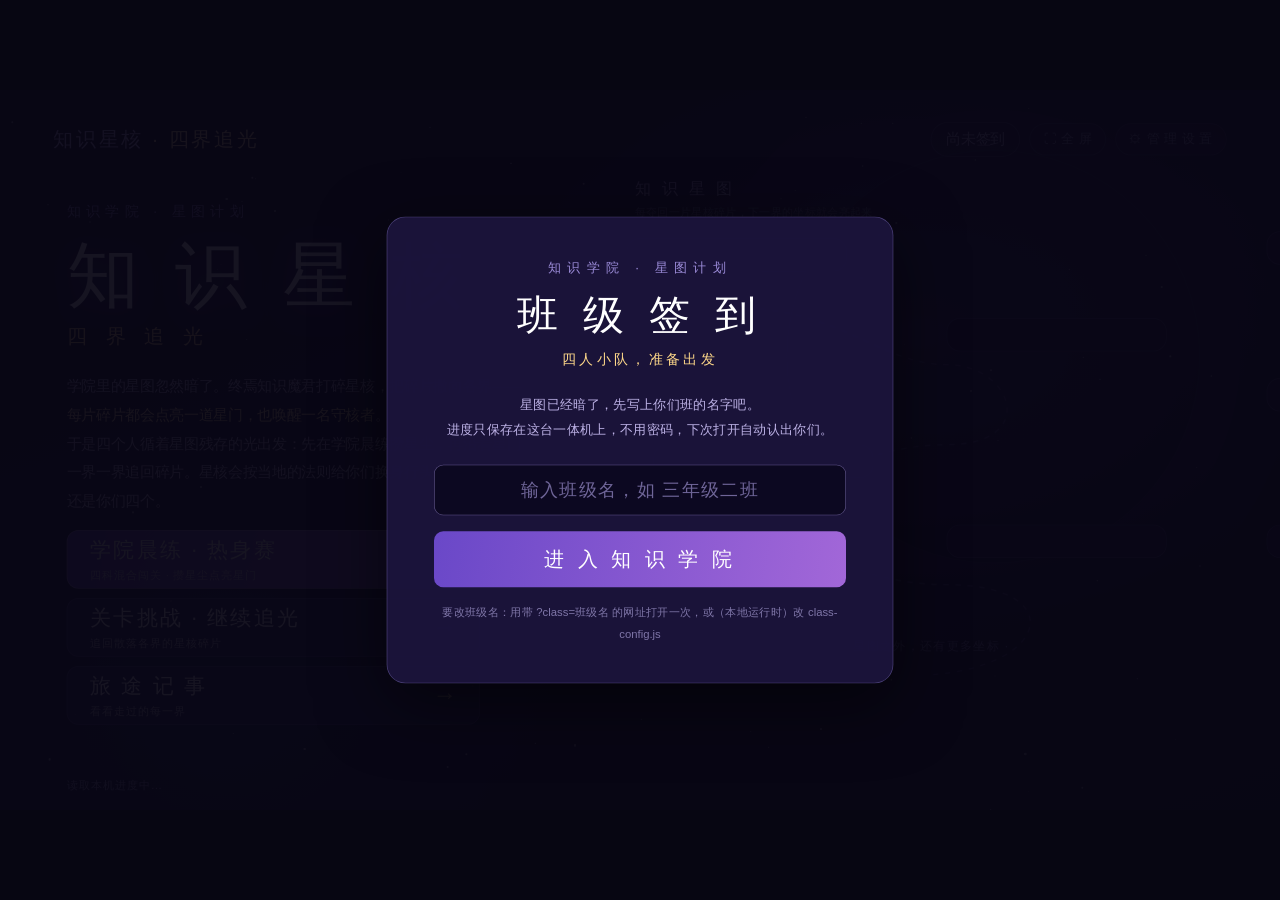
<file: index.html>
<!DOCTYPE html>
<html lang="zh-CN">
<head>
<meta charset="utf-8">
<meta name="viewport" content="width=device-width,initial-scale=1,user-scalable=no">
<meta http-equiv="Cache-Control" content="no-cache, no-store, must-revalidate">
<meta http-equiv="Pragma" content="no-cache">
<meta http-equiv="Expires" content="0">
<script>window.ARENA_BUILD="2026-11-23a";</script>
<title>知识星核 · 四界追光</title>
<style>
* { box-sizing: border-box; -webkit-tap-highlight-color: transparent; }
html, body { margin: 0; padding: 0; width: 100%; height: 100%; overflow: hidden; background: #070612; font-family: "Microsoft YaHei", "PingFang SC", sans-serif;
  touch-action: none; user-select: none; -webkit-touch-callout: none; overscroll-behavior: none; }
#stage { position: absolute; left: 0; top: 0; width: 1920px; height: 1080px; transform-origin: 0 0; overflow: hidden; background: #0d0a20; color: #f3eeff; }
#sky { position: absolute; inset: 0; background:
  radial-gradient(900px 620px at 72% 34%, rgba(96,72,190,.34), transparent 70%),
  radial-gradient(700px 560px at 18% 86%, rgba(30,105,150,.22), transparent 72%),
  linear-gradient(160deg, #0d0a20 0%, #140e30 48%, #080a1c 100%); }
.star { position: absolute; border-radius: 50%; background: #fff; opacity: .55; animation: tw 3.4s ease-in-out infinite; }
@keyframes tw { 0%,100% { opacity: .2; } 50% { opacity: .9; } }
.glowRing { position: absolute; left: 1180px; top: 90px; width: 620px; height: 620px; border-radius: 50%;
  border: 1px solid rgba(174,150,255,.16); box-shadow: 0 0 0 60px rgba(120,90,220,.035), 0 0 0 140px rgba(120,90,220,.025); }
.topbar { position: absolute; left: 80px; top: 48px; right: 80px; display: flex; align-items: center; justify-content: space-between; }
.logo { font-size: 30px; letter-spacing: 4px; color: #cfc2ff; font-weight: 500; }
.logo b { color: #ffe6a6; font-weight: 500; }
.classTag { font-size: 22px; color: #bdb2e6; border: 1px solid rgba(190,170,255,.28); padding: 10px 22px; border-radius: 30px; background: rgba(40,30,80,.4); }
.topRight { display: flex; align-items: center; gap: 14px; }
.adminBtn { font-family: inherit; font-size: 19px; color: #9b8ec9; cursor: pointer;
  background: rgba(40,30,80,.4); border: 1px solid rgba(190,170,255,.22);
  border-radius: 30px; padding: 10px 20px; letter-spacing: 1px; }
.adminBtn:hover { color: #ffe6a6; border-color: rgba(255,230,166,.5); }
.adminBtn:active { transform: translateY(2px); }
/* 管理设置：全屏内嵌层，地址栏仍是首页，背后不露出关卡挑战页内容 */
#adminFrame { position: fixed; inset: 0; width: 100%; height: 100%;
  border: 0; z-index: 9999; background: #0d0a20; }

.hero { position: absolute; left: 100px; top: 168px; width: 760px; }
.eyebrow { font-size: 21px; letter-spacing: 8px; color: #9b8bd8; margin-bottom: 22px; }
h1 { margin: 0; font-size: 108px; letter-spacing: 12px; line-height: 1.12; font-weight: 500;
  color: #fff; text-shadow: 0 6px 42px rgba(150,110,255,.55); }
.tagline { margin: 10px 0 34px; font-size: 30px; letter-spacing: 10px; color: #ffd98a; }
.prologue { width: 700px; font-size: 22px; line-height: 1.95; color: #c9bfe8; margin: 0 0 22px; }
.prologue b { color: #ffe6a6; font-weight: 500; }

.menu { width: 620px; }
.mbtn { display: flex; align-items: center; width: 100%; height: 88px; margin-bottom: 14px; padding: 0 34px;
  border-radius: 18px; border: 1px solid rgba(180,160,255,.3); background: rgba(48,36,96,.72);
  color: #fff; text-align: left; cursor: pointer; font-family: inherit; transition: transform .12s, background .12s; }
.mbtn:active { transform: scale(.985); }
.mbtn:hover { background: rgba(70,52,140,.9); }
.mbtn.primary { background: linear-gradient(100deg, #6a48c8, #9a5fd0); border-color: rgba(230,200,255,.55); }
.mbtn .mt { font-size: 32px; letter-spacing: 3px; }
.mbtn .ms { display: block; font-size: 17px; color: rgba(255,255,255,.72); letter-spacing: 1px; margin-top: 4px; }
.mbtn .arrow { margin-left: auto; font-size: 36px; color: #ffe6a6; }

.status { position: absolute; left: 100px; bottom: 26px; width: 860px; font-size: 17px; color: #9f94c8; letter-spacing: 1px; }
.status b { color: #ffe6a6; font-weight: 500; }

.map { position: absolute; left: 940px; top: 132px; width: 880px; height: 800px; }
.mapHead { font-size: 24px; letter-spacing: 5px; color: #bfb0f0; margin: 0 0 8px 12px; }
.mapSub { font-size: 17px; color: #7f76a8; margin: 0 0 24px 12px; }
#mapSvg { position: absolute; left: 0; top: 90px; width: 880px; height: 660px; }
.node { position: absolute; width: 330px; padding: 24px 26px; border-radius: 20px;
  border: 1px solid rgba(180,160,255,.32); background: rgba(30,22,66,.86); cursor: default; }
.node.lit { border-color: #ffd98a; background: rgba(66,46,112,.92); box-shadow: 0 0 34px rgba(255,205,120,.16); }
.node.wip { border-style: dashed; opacity: .62; }
.node .nno { font-size: 16px; color: #9a8bc8; letter-spacing: 3px; }
.node .nname { font-size: 30px; color: #fff; margin: 8px 0 6px; letter-spacing: 2px; }
.node.lit .nname { color: #ffe6a6; }
.node .nsub { font-size: 17px; color: #a99cd0; }
.node .nstate { display: inline-block; margin-top: 14px; font-size: 16px; padding: 5px 14px; border-radius: 20px;
  background: rgba(255,255,255,.07); color: #bdb2e6; }
.node.lit .nstate { background: rgba(255,215,130,.16); color: #ffd98a; }
.n1 { left: 0; top: 90px; } .n2 { left: 480px; top: 210px; }
.n3 { left: 40px; top: 400px; } .n4 { left: 480px; top: 520px; }
.n5 { left: 960px; top: 300px; }   /* 第五关：星核暗影，星图向右延伸 */
/* 英雄篇节点：网格排布，17 界分四行 */
.n6 { left:960px; top:80px; } .n7 { left:960px; top:520px; }
.n8 { left:1440px; top:80px; } .n9 { left:1440px; top:300px; } .n10 { left:1440px; top:520px; }
.n11 { left:1920px; top:80px; } .n12 { left:1920px; top:300px; } .n13 { left:1920px; top:520px; }
.n14 { left:2400px; top:80px; } .n15 { left:2400px; top:300px; } .n16 { left:2400px; top:520px; }
.n17 { left:2880px; top:300px; }
#nodes { width: 3400px; }
.more { position: absolute; left: 300px; top: 690px; width: 300px; text-align: center;
  font-size: 18px; color: #7f76a8; letter-spacing: 2px; }

#login { position: absolute; inset: 0; background: rgba(8,6,20,.94); display: flex; align-items: center; justify-content: center; z-index: 20; }
.loginCard { width: 760px; padding: 62px 70px 56px; border-radius: 28px; text-align: center;
  border: 1px solid rgba(180,160,255,.34); background: rgba(28,20,60,.96); box-shadow: 0 30px 100px rgba(0,0,0,.5); }
.loginCard .lg1 { font-size: 20px; letter-spacing: 9px; color: #9b8bd8; }
.loginCard h2 { font-size: 62px; letter-spacing: 10px; font-weight: 500; margin: 16px 0 10px; color: #fff; }
.loginCard .lg2 { font-size: 21px; color: #ffd98a; letter-spacing: 5px; margin-bottom: 34px; }
.loginCard p { font-size: 20px; line-height: 1.9; color: #bdb2e6; margin: 0 0 34px; }
#className { width: 100%; height: 76px; border-radius: 14px; border: 1px solid rgba(190,170,255,.45);
  background: rgba(12,8,32,.9); color: #fff; font-size: 27px; text-align: center; letter-spacing: 2px;
  font-family: inherit; outline: none; }
#className::placeholder { color: #6f6598; }
#btnEnter { width: 100%; height: 84px; margin-top: 24px; border: none; border-radius: 14px; cursor: pointer;
  background: linear-gradient(100deg, #6a48c8, #a267d8); color: #fff; font-size: 30px; letter-spacing: 6px; font-family: inherit; }
#btnEnter:active { transform: scale(.99); }
.loginTip { margin-top: 22px !important; margin-bottom: 0 !important; font-size: 17px !important; color: #7f76a8 !important; }
#toast { position: absolute; left: 50%; top: 60px; transform: translateX(-50%); padding: 16px 34px;
  border-radius: 14px; background: rgba(30,20,70,.95); border: 1px solid rgba(190,170,255,.4);
  color: #ffe6a6; font-size: 22px; opacity: 0; transition: opacity .25s; pointer-events: none; z-index: 30; }

#story { position: absolute; inset: 0; background: rgba(8,6,20,.92); display: none; align-items: center; justify-content: center; z-index: 25; }
.storyCard { width: 1180px; max-height: 960px; display: flex; flex-direction: column;
  padding: 40px 60px; border-radius: 26px; border: 1px solid rgba(180,160,255,.34); background: rgba(26,18,56,.97); }
#storyActs { flex: 1 1 auto; overflow-y: auto; -webkit-overflow-scrolling: touch;
  scrollbar-width: thin; scrollbar-color: rgba(180,160,255,.5) transparent; }
#storyActs::-webkit-scrollbar { width: 12px; }
#storyActs::-webkit-scrollbar-thumb { background: rgba(180,160,255,.5); border-radius: 6px; }
#story .storyCard h2 { flex: 0 0 auto; }
#btnStoryClose { flex: 0 0 auto; }
.storyCard h2 { font-size: 40px; letter-spacing: 6px; font-weight: 500; margin: 0 0 18px; color: #ffe6a6; }
.storyCard .act { display: flex; gap: 26px; padding: 13px 0; border-bottom: 1px solid rgba(180,160,255,.14); }
.storyCard .act .no { flex: 0 0 64px; font-size: 30px; color: #9b8bd8; }
.storyCard .act .tt { font-size: 23px; color: #fff; margin-bottom: 6px; }
.storyCard .act .dd { font-size: 19px; color: #bdb2e6; line-height: 1.7; }
#btnStoryClose { margin-top: 18px; width: 100%; height: 70px; border: none; border-radius: 14px; cursor: pointer;
  background: rgba(90,66,160,.85); color: #fff; font-size: 25px; letter-spacing: 4px; font-family: inherit; }
</style>
</head>
<body>
<div id="stage">
  <div id="sky"></div>
  <div class="glowRing"></div>

  <div class="topbar">
    <div class="logo">知识星核 <b>· 四界追光</b></div>
    <div class="topRight">
      <div class="classTag" id="classTag">尚未签到</div>
      <button id="btnFsHome" class="adminBtn" title="全屏 / 退出全屏">⛶ 全 屏</button>
      <button id="btnAdmin" class="adminBtn" title="老师专用 · 需管理密码">⚙ 管 理 设 置</button>
    </div>
  </div>

  <div class="hero">
    <div class="eyebrow">知识学院 · 星图计划</div>
    <h1>知 识 星 核</h1>
    <div class="tagline">四 界 追 光</div>
    <p class="prologue">学院里的星图忽然暗了。终焉知识魔君打碎星核，把碎片撒向各界——<b>每片碎片都会点亮一道星门，也唤醒一名守核者</b>。<br>
      于是四个人循着星图残存的光出发：先在学院晨练攒星尘，再沿着星门一界一界追回碎片。星核会按当地的法则给你们换身行头……别担心，还是你们四个。</p>
    <div class="menu">
      <button class="mbtn primary" id="btnWarmup"><div><span class="mt">学院晨练 · 热身赛</span><span class="ms">四科混合闯关 · 攒星尘点亮星门</span></div><span class="arrow">→</span></button>
      <button class="mbtn" id="btnBoss"><div><span class="mt">关卡挑战 · 继续追光</span><span class="ms" id="bossSub">追回散落各界的星核碎片</span></div><span class="arrow">→</span></button>
      <button class="mbtn" id="btnStory"><div><span class="mt">旅 途 记 事</span><span class="ms">看看走过的每一界</span></div><span class="arrow">→</span></button>
    </div>
  </div>

  <div class="status" id="status">读取本机进度中…</div>

  <div class="map">
    <div class="mapHead">知 识 星 图</div>
    <div class="mapSub">每夺回一片星核碎片，下一界的坐标就会亮起来</div>
    <svg id="mapSvg" viewBox="0 0 880 660" aria-hidden="true">
      <path d="M165 105 C 320 105, 380 190, 480 190 S 620 310, 480 310 S 220 400, 205 400 S 300 520, 480 520 S 640 640, 460 655"
        fill="none" stroke="rgba(180,160,255,.3)" stroke-width="2" stroke-dasharray="8 10"/>
    </svg>
    <div class="node n1" id="nd1"></div>
    <div class="node n2" id="nd2"></div>
    <div class="node n3" id="nd3"></div>
    <div class="node n4" id="nd4"></div>
    <div class="node n5" id="nd5"></div>
    <script>
    for (var _i = 6; _i <= 17; _i++) {
      document.write('<div class="node n' + _i + '" id="nd' + _i + '"></div>');
    }
    </script>
    <div class="more">· 星图之外，还有更多坐标 ·</div>
  </div>

  <div id="login">
    <div class="loginCard">
      <div class="lg1">知识学院 · 星图计划</div>
      <h2>班 级 签 到</h2>
      <div class="lg2">四人小队，准备出发</div>
      <p>星图已经暗了，先写上你们班的名字吧。<br>进度只保存在这台一体机上，不用密码，下次打开自动认出你们。</p>
      <input id="className" maxlength="12" placeholder="输入班级名，如 三年级二班" autocomplete="off">
      <button id="btnEnter">进 入 知 识 学 院</button>
      <p class="loginTip">要改班级名：用带 ?class=班级名 的网址打开一次，或（本地运行时）改 class-config.js</p>
    </div>
  </div>

  <div id="story">
    <div class="storyCard">
      <h2>旅 途 记 事</h2>
      <div id="storyActs"></div>
      <button id="btnStoryClose">返 回 星 图</button>
    </div>
  </div>

  <div id="toast"></div>
</div>

<script src="class-config.js"></script>
<script src="js/fullscreen.js"></script>
<script>
/* 一体机触屏：禁掉长按菜单 / 拖拽 / 文本选择，避免误触弹出系统菜单 */
document.addEventListener('contextmenu', function (e) { e.preventDefault(); e.stopPropagation(); return false; }, false);
document.addEventListener('dragstart', function (e) { e.preventDefault(); return false; }, false);
document.addEventListener('selectstart', function (e) { e.preventDefault(); return false; }, false);

(function () {
  var W = 1920, H = 1080;
  var stage = document.getElementById('stage');
  function fit() {
    var s = Math.min(window.innerWidth / W, window.innerHeight / H);
    stage.style.transform = 'scale(' + s + ')';
    stage.style.left = Math.max(0, (window.innerWidth - W * s) / 2) + 'px';
    stage.style.top = Math.max(0, (window.innerHeight - H * s) / 2) + 'px';
  }
  function refit() { fit(); setTimeout(fit, 120); setTimeout(fit, 320); }
  window.addEventListener('resize', refit);
  window.addEventListener('orientationchange', refit);
  window.addEventListener('fullscreenchange', refit);
  window.addEventListener('webkitfullscreenchange', refit);
  document.addEventListener('visibilitychange', function () { if (!document.hidden) refit(); });
  if (window.visualViewport && window.visualViewport.addEventListener) window.visualViewport.addEventListener('resize', refit);
  fit();

  /* 星空点缀 */
  var sky = document.getElementById('sky'), frag = document.createDocumentFragment();
  for (var i = 0; i < 110; i++) {
    var d = document.createElement('div'); d.className = 'star';
    var sz = 1 + Math.random() * 2.4;
    d.style.width = sz + 'px'; d.style.height = sz + 'px';
    d.style.left = (Math.random() * 1920) + 'px'; d.style.top = (Math.random() * 1080) + 'px';
    d.style.animationDelay = (Math.random() * 3.4) + 's';
    frag.appendChild(d);
  }
  sky.appendChild(frag);

  var CLASS_KEY = 'classarena_class_v1';
  var PROG_KEY = 'bossbattle_progress_v1';
  var CFG_KEY = 'bossbattle_cfg_v1';
  var ENERGY_KEY = 'arena_energy_v1';

  /* 英雄篇各界说明（与 boss-battle.html 的 HERO_BOSSES 对应） */
  var HERO_WORLDS = [
    { id:6, name:'影之控制', subj:'安全知识 · 黑寡妇', done:true, intro:'碎片放大了她的控制欲 —— 她想把所有事都攥在手里。' },
    { id:7, name:'完美瞄准', subj:'数学口算 · 鹰眼', done:true, intro:'他觉得不够准的人，不配持有星核。' },
    { id:8, name:'独自承担', subj:'安全知识 · 蜘蛛侠', done:true, intro:'他推开所有人，说「我来就好」。' },
    { id:9, name:'遥控飞箭', subj:'英语单词 · 勇度', done:true, intro:'口哨声变得尖锐，飞箭不再听使唤。' },
    { id:10, name:'排外守护', subj:'语文知识 · 黑豹', done:true, intro:'星核被当成了瓦坎达的私产。' },
    { id:11, name:'秩序纪律', subj:'安全知识 · 美国队长', done:true, intro:'他要用盾牌把所有人「管好」。' },
    { id:12, name:'科技自负', subj:'数学口算 · 钢铁侠', done:true, intro:'他觉得靠你们的脑子太慢了。' },
    { id:13, name:'荣耀傲慢', subj:'语文知识 · 雷神', done:true, intro:'只有强者才配持有星核 —— 他这样认为。' },
    { id:14, name:'愤怒', subj:'安全知识 · 浩克', done:true, intro:'越打越气，越气越猛，拦都拦不住。' },
    { id:15, name:'悲伤失控', subj:'英语单词 · 绯红女巫', done:true, intro:'她说看不清就不会痛。' },
    { id:16, name:'宿命论', subj:'数学口算 · 奇异博士', done:true, intro:'他看见了自己的结局，把努力都倒转回去。' },
    { id:17, name:'无限宝石', subj:'语文知识 · 灭霸', done:true, intro:'最后一颗碎片落在他手里 —— 终极一战。' }
  ];

  /* 与关卡表对应的各界（开放式：星图之外还能继续加） */
  var WORLDS = [
    { id: 1, name: '数学森林', subj: '安全知识 · 魔法师小队', done: true,
      intro: '森林的咒语全失灵了 —— 答对安全知识题，把魔君的影子打回去！' },
    { id: 2, name: '安全草坪', subj: '数学口算 · 植物小队', done: true,
      intro: '星核把四个人变成了植物。连喷豌豆，拆掉博士的机甲！' },
    { id: 3, name: '海底碑林', subj: '语文知识 · 深海潜水小队', done: true,
      intro: '珊瑚碑林的字词被章鱼怪搅乱了 —— 穿上潜水服，破译鲸歌密码！' },
    { id: 4, name: '流沙遗迹', subj: '英语单词 · 沙漠远征', done: true,
      intro: '沙海深处的遗迹里，巨蝎王守着又一片星核碎片。' },
    { id: 5, name: '星核暗影', subj: '安全知识 · 同学设计的树', done: true,
      intro: '一片影之碎片钻进树里，它疯长成密林 —— 用学过的知识把树叫醒。' }
  ];
  /* 英雄篇 12 界：影之碎片继续附身正派英雄，按强度递增 */
  HERO_WORLDS.forEach(function (w) { WORLDS.push(w); });

  function readJSON(k, d) {
    try { var s = localStorage.getItem(k); if (!s) return d; var o = JSON.parse(s); return o && typeof o === 'object' ? o : d; }
    catch (e) { return d; }
  }
  function loadProg() {
    var d = { unlocked: 1, wins: 0 }, o = readJSON(PROG_KEY, {});
    if (typeof o.unlocked === 'number' && o.unlocked >= 1) d.unlocked = Math.floor(o.unlocked);
    if (typeof o.wins === 'number' && o.wins >= 0) d.wins = Math.floor(o.wins);
    return d;
  }
  function getClassName() { try { return localStorage.getItem(CLASS_KEY) || ''; } catch (e) { return ''; } }
  function setClassName(n) { try { localStorage.setItem(CLASS_KEY, n); } catch (e) { } }

  function toast(msg) {
    var t = document.getElementById('toast');
    t.textContent = msg; t.style.opacity = '1';
    clearTimeout(t._tm); t._tm = setTimeout(function () { t.style.opacity = '0'; }, 2600);
  }

  /* 老师在关卡挑战设置页关掉的关卡：首页显示「敬请期待」 */
  function closedStages() {
    var o = readJSON(CFG_KEY, {});
    var a = o.offStages;
    return Object.prototype.toString.call(a) === '[object Array]' ? a : [];
  }

  function renderWorlds(p) {
    var off = closedStages();
    WORLDS.forEach(function (w) {
      var el = document.getElementById('nd' + w.id);
      var isOff = w.done && off.indexOf(w.id) >= 0;
      var hidden = !w.done || isOff;      /* 没做好 / 老师关掉：一律当作「尚未开放」 */
      var lit = w.done && !isOff && w.id <= p.unlocked;
      el.className = 'node n' + w.id + (lit ? ' lit' : (hidden ? ' wip' : ''));
      var state = hidden ? '坐标解析中 · 敬请期待' : (lit ? '已点亮 · 可进入' : '尚未解锁');
      el.innerHTML = '<div class="nno">第 ' + w.id + ' 界 · ' + (hidden ? '待开放' : '主线') + '</div>' +
        '<div class="nname">' + w.name + '</div>' +
        '<div class="nsub">' + (hidden ? '坐标解析中' : w.subj) + '</div>' +
        '<div class="nstate">' + state + '</div>';
    });
  }

  function renderStatus(p) {
    var en = readJSON(ENERGY_KEY, { pool: 0, need: 30, on: 1 });
    var grow = Math.min(20, p.wins * 2);
    var lit = 0, off = closedStages();
    WORLDS.forEach(function (w) { if (w.done && off.indexOf(w.id) < 0 && w.id <= p.unlocked) lit++; });
    document.getElementById('status').innerHTML =
      '本机存档 · 已点亮 <b>' + lit + '</b> 界　|　通关 <b>' + p.wins + '</b> 次　|　' +
      '小队成长 <b>+' + grow + '%</b>　|　星尘 <b>' + (en.pool || 0) + '</b> 点　|　进度只存在这台一体机';
    document.getElementById('bossSub').textContent = '已解锁 ' + p.unlocked + ' 界 · 追回散落各界的星核碎片';
  }

  function renderStory() {
    var p = loadProg(), off = closedStages(), h = '';
    WORLDS.forEach(function (w) {
      var isOff = w.done && off.indexOf(w.id) >= 0;
      var hidden = !w.done || isOff;
      var lit = w.done && !isOff && w.id <= p.unlocked;
      h += '<div class="act"><div class="no">0' + w.id + '</div><div>' +
        '<div class="tt">' + w.name + ' · ' + (hidden ? '坐标解析中' : (lit ? '已夺回星核碎片' : '尚未抵达')) + '</div>' +
        '<div class="dd">' + (hidden ? '星图坐标还在解析中，敬请期待。' : w.intro) + '</div></div></div>';
    });
    h += '<div class="act"><div class="no">∞</div><div><div class="tt">星图之外</div>' +
      '<div class="dd">星图每亮一块，就会指出下一界的坐标。新的坐标还在不断浮现——旅程还长着呢，星图之外也还有星图。</div></div></div>';
    document.getElementById('storyActs').innerHTML = h;
  }

  function showMain(name, isBack) {
    document.getElementById('login').style.display = 'none';
    document.getElementById('classTag').textContent = name;
    var p = loadProg();
    renderWorlds(p); renderStatus(p); renderStory();
    if (isBack) toast('欢迎回来，' + name + '！');
  }
  function openLogin() {
    document.getElementById('className').value = getClassName();
    document.getElementById('login').style.display = 'flex';
    setTimeout(function () { document.getElementById('className').focus(); }, 60);
  }
  function doEnter() {
    var v = (document.getElementById('className').value || '').replace(/^\s+|\s+$/g, '');
    if (!v) { toast('先写上班级名，再出发吧'); return; }
    setClassName(v); showMain(v, false);
    toast('签到成功，' + v + '！星图已为你点亮');
  }

  document.getElementById('btnEnter').addEventListener('click', doEnter);
  document.getElementById('className').addEventListener('keydown', function (e) { if (e.key === 'Enter') doEnter(); });
  document.getElementById('btnWarmup').addEventListener('click', function () {
    if (window.FS) FS.keepOnNav();
    location.href = 'warmup.html';
  });
  document.getElementById('btnBoss').addEventListener('click', function () {
    if (window.FS) FS.keepOnNav();
    location.href = 'boss-battle.html';
  });
  /* 首页全屏按钮：同一个按钮切换进入 / 退出，文案随状态变化 */
  if (window.FS && FS.bindButton) FS.bindButton('btnFsHome', '⛶ 退 出 全 屏', '⛶ 全 屏');

  /* 老师专用：在首页内打开全屏管理帧（密码 + 设置），不切换页面 */
  document.getElementById('btnAdmin').addEventListener('click', function () {
    if (document.getElementById('adminFrame')) return;
    var f = document.createElement('iframe');
    f.id = 'adminFrame'; f.src = 'boss-battle.html?admin=1';
    f.setAttribute('frameborder', '0'); f.setAttribute('allowtransparency', 'false');
    document.body.appendChild(f);
  });
  /* 管理帧关掉后移除，并立刻刷新星图 / 状态栏 / 旅途记事 */
  window.addEventListener('message', function (e) {
    if (!e.data || e.data.type !== 'adminClose') return;
    var f = document.getElementById('adminFrame');
    if (f) f.remove();
    var p = loadProg(); renderWorlds(p); renderStatus(p); renderStory();
  });
  document.getElementById('btnStory').addEventListener('click', function () { document.getElementById('story').style.display = 'flex'; });
  document.getElementById('btnStoryClose').addEventListener('click', function () { document.getElementById('story').style.display = 'none'; });

  /* 班级名优先级：网址 ?class=班级名 > class-config.js > 本机已存 > 首次签到
     - GitHub Pages：每台一体机把带 ?class= 的网址设为主页/书签，一次设置长期有效
     - 本地 file:// 运行：用记事本改 class-config.js 即可（每台机器各自一份） */
  function urlClassName() {
    var m = location.search.match(/(?:^|[?&])class=([^&]*)/);
    if (!m) return '';
    try { return decodeURIComponent(m[1].replace(/\+/g, ' ')).replace(/^\s+|\s+$/g, '').slice(0, 12); }
    catch (e) { return ''; }
  }
  var fromUrl = urlClassName();
  var fromFile = (window.CLASS_CONFIG && window.CLASS_CONFIG.className)
    ? String(window.CLASS_CONFIG.className).replace(/^\s+|\s+$/g, '').slice(0, 12) : '';
  var initialName = fromUrl || fromFile || getClassName();
  if (initialName) {
    if (initialName !== getClassName()) setClassName(initialName);
    showMain(initialName, !fromUrl && !fromFile);
    if (fromUrl || fromFile) toast('班级已设为 ' + initialName);
  } else openLogin();
})();
</script>
</body>
</html>
</file>
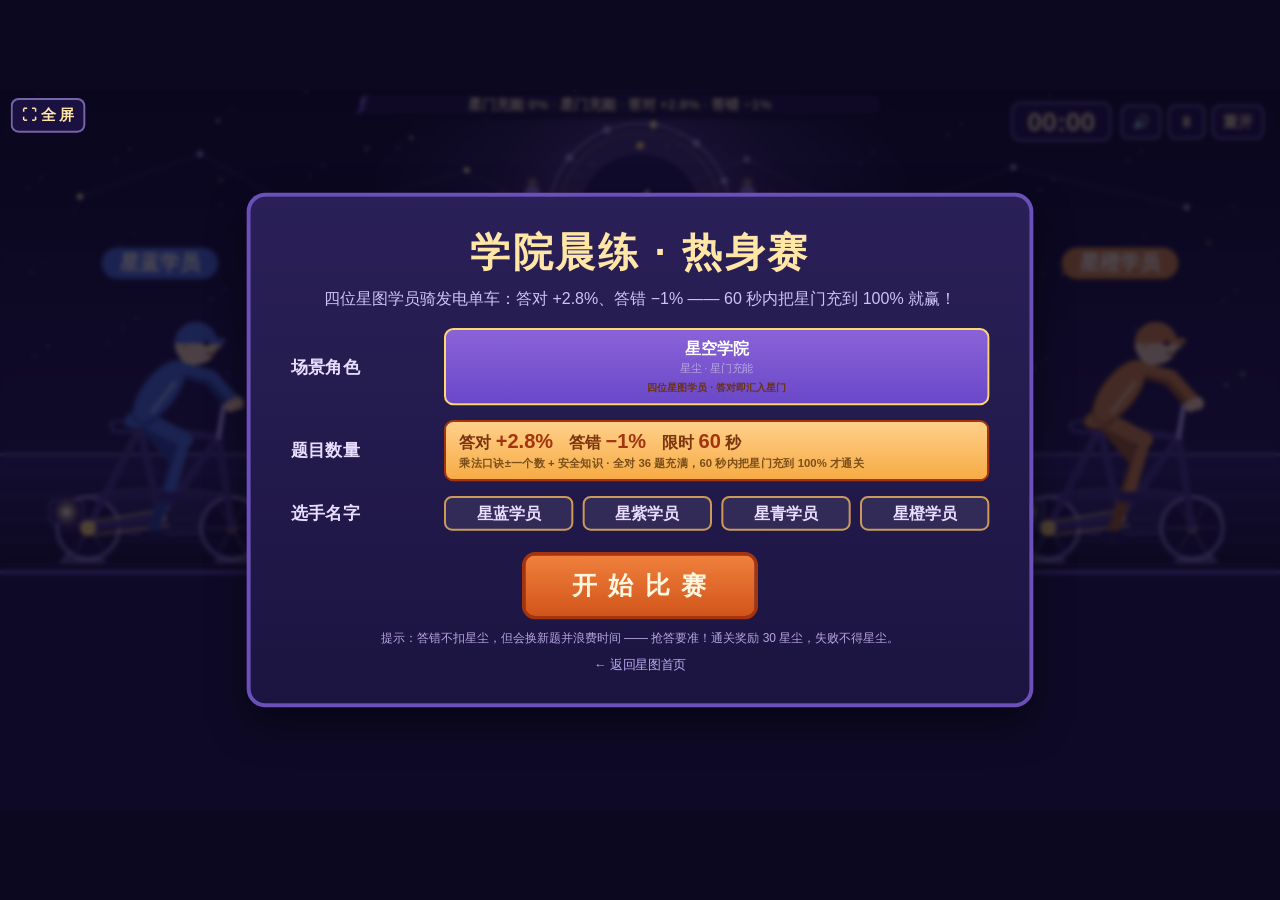
<file: warmup.html>
<!DOCTYPE html>
<html lang="zh-CN">
<head>
<meta charset="utf-8">
<meta name="viewport" content="width=device-width,initial-scale=1,user-scalable=no">
<meta http-equiv="Cache-Control" content="no-cache, no-store, must-revalidate">
<meta http-equiv="Pragma" content="no-cache">
<meta http-equiv="Expires" content="0">
<script>window.ARENA_BUILD="2026-11-23a";</script>
<title>学院晨练 · 热身赛</title>
<link rel="stylesheet" href="css/style.css">
<style id="starSkin">
/* 星空学院皮肤：把旧暖棕配色换成星图紫，玩法结构完全不动 */
html, body { background: #0b0820; }
#stage { background: #171032; }
#panels { border-top-color: #6a50b8; background: #1c1544; }
.pcol { background: #241a54; border-right-color: rgba(190,170,255,.22); }
.pname { color: #f2eaff; background: rgba(255,255,255,.08); border-color: rgba(190,170,255,.4); }
.pprog { color: #d8caff; } .pbadge { color: #ffb0a2; }
.pbar { background: rgba(190,170,255,.2); }
.pq { background: linear-gradient(#302568, #211a52); border-color: rgba(190,170,255,.45); }
.pq.idleWarn { border-color: #ff8a7a; box-shadow: 0 0 0 3px rgba(255,138,122,.25); }
.qt { color: #fff4d6; } .qeq { color: #ffe6a6; }
.qbox { background: #140e34; border-color: #8b78d8; color: #fff; }
.qbox.hint::before { color: #c9b6ff; }
.pq.done { background: linear-gradient(#24503f, #1b3a30); }
.pq.done .qt { color: #b6f0c8; }
.kbtn, .popt { color: #fff2d6; background: linear-gradient(#3d2d84, #2b2060); border-color: rgba(190,170,255,.38); }
.kbtn:active, .kbtn.press, .popt:active, .popt.press { background: #6a4ec0; }
.popt i { background: rgba(190,170,255,.2); color: #ffe6a6; }
#hudTime, .hudBtn { color: #ffe6a6; background: rgba(30,20,70,.88); border-color: rgba(190,170,255,.55); }
.hudBtn:active { background: #4a3690; }
/* 全屏按钮移到左上角，与关卡挑战页一致 */
#btnFsWarm { position: absolute; left: 16px; top: 12px; z-index: 80; }
#overlay { background: rgba(10,6,28,.72); }
.card { background: linear-gradient(#2a2058, #1b1440); border-color: #6a50b8; }
.card h1 { color: #ffe6a6; } .card .sub { color: #cfc2f5; }
.setLabel, .opt, .nameIn { color: #e8ddff; }
.opt { background: #302568; border-color: rgba(190,170,255,.4); }
.opt .small, .optCard .roles, .tip { color: #b6a6e0; }
.opt.on { background: linear-gradient(#8a63d8, #6a48c8); border-color: #ffd970; color: #fff; }
.nameIn { background: rgba(255,255,255,.08); }
/* 胜利 / 失败黑屏上的次要按钮 */
#victory .subBtn, #timeout .subBtn {
  margin: 18px 10px 0; padding: 14px 42px; font-size: 26px;
  background: rgba(255,255,255,.06); color: #d7cbff;
  border: 2px solid rgba(190,170,255,.45); box-shadow: none;
}
#victory .subBtn:active, #timeout .subBtn:active { background: rgba(120,90,200,.38); }
.vicSubBtns { margin-top: 4px; }
</style>
</head>
<body>
<div id="stage">

  <!-- ================= 上方 2/3：动画区 ================= -->
  <div id="sceneWrap">
    <canvas id="scene" width="1920" height="720"></canvas>
    <button id="btnFsWarm" class="hudBtn" title="全屏 / 退出全屏">⛶ 全 屏</button>
    <div id="hud">
      <div id="hudTime">00:00</div>
      <div class="hudBtns">
        <button id="btnSound" class="hudBtn" title="音效开关">🔊</button>
        <button id="btnPause" class="hudBtn" title="暂停/继续">⏸</button>
        <button id="btnHome" class="hudBtn">重开</button>
      </div>
    </div>
    <div id="countdown"></div>
  </div>

  <!-- ================= 下方 1/3：四人操作区 ================= -->
  <div id="panels"></div>

  <!-- ================= 覆盖层：设置 / 结算 ================= -->
  <div id="overlay">

    <div id="setup" class="card">
      <h1>热身赛</h1>
      <p class="sub">知识学院 · 晨练：乘法口诀 + 安全知识 · 团队闯关 · 攒星尘点亮星门</p>

      <div class="setRow">
        <div class="setLabel">场景角色</div>
        <div class="opts" id="optTheme"></div>
      </div>

      <div class="setRow" id="rowBuns">
        <div class="setLabel" id="lbBun">题目数量</div>
        <div class="opts" id="optBuns"></div>
        <div class="fixedVal gone" id="bunsFixed">答对 <b>+2.8%</b>　答错 <b>−1%</b>　限时 <b>60</b> 秒
          <span class="fxsub">乘法口诀±一个数 + 安全知识 · 全对 36 题充满，60 秒内把星门充到 100% 才通关</span>
        </div>
      </div>

      <div class="setRow">
        <div class="setLabel">选手名字</div>
        <div class="nameInputs">
          <div class="nameCell"><input class="nameIn" id="nm0" maxlength="6"></div>
          <div class="nameCell"><input class="nameIn" id="nm1" maxlength="6"></div>
          <div class="nameCell"><input class="nameIn" id="nm2" maxlength="6"></div>
          <div class="nameCell"><input class="nameIn" id="nm3" maxlength="6"></div>
        </div>
      </div>

      <button id="btnStart" class="bigBtn">开 始 比 赛</button>
      <div class="tip">提示：答错不扣星尘，但会换新题并浪费时间 —— 抢答要准！通关奖励 30 星尘，失败不得星尘。</div>
      <a href="index.html" style="display:block;text-align:center;margin-top:16px;color:#b9a9f0;font-size:19px;text-decoration:none">← 返回星图首页</a>
    </div>

    <div id="result" class="card hidden">
      <h1 id="resultTitle">比赛结束</h1>
      <div id="podium"></div>
      <div id="rankList"></div>
      <div id="energyBox" class="energyBox"></div>
      <button id="btnBoss" class="bigBtn bossBtn">挑 战 第 一 关 →</button>
      <div class="resBtns">
        <button id="btnAgain" class="bigBtn">再 来 一 局</button>
        <button id="btnBack" class="bigBtn ghost">返 回 设 置</button>
      </div>
    </div>

  </div>

  <!-- ============ 团队闯关：60 秒没充满星门（黑屏） ============ -->
  <div id="timeout">
    <div class="toInner">
      <div class="toKicker">时 间 到</div>
      <div class="toTitle">闯 关 失 败</div>
      <div class="toSub">星门还没充满就到时间了……换一组同学上台，重新晨练吧！</div>
      <button id="btnRetry" class="bigBtn toBtn">重 来 一 次</button>
      <div><button id="btnToHome" class="bigBtn subBtn">返 回 星 图 首 页</button></div>
    </div>
  </div>

  <!-- ============ 团队闯关：星门充满 100%（黑屏 · 赢星尘进第一关） ============ -->
  <div id="victory">
    <div class="vicInner">
      <div class="vicKicker">胜 利</div>
      <div class="vicTitle">热 身 赛 通 关</div>
      <div class="vicFlavor">
        最后一道星尘落入星门，全场欢呼！<br>
        100% 充能、四个人、一条心 —— 第一道星门亮了！
      </div>
      <div class="vicStats" id="vicStats"></div>
      <div class="vicEnergy" id="vicEnergy"></div>
      <button id="btnVicGo" class="bigBtn vicBtn">挑 战 第 一 关 · 魔法师大战魔王 →</button>
      <div class="vicSubBtns">
        <button id="btnVicAgain" class="bigBtn subBtn">再 玩 一 次 热 身 赛</button>
        <button id="btnVicHome" class="bigBtn subBtn">返 回 星 图 首 页</button>
      </div>
      <div class="vicTip">星尘够了！第一道星门亮起 —— 数学森林里，魔君的影子正守着第一片星核碎片。</div>
    </div>
  </div>

</div>

<script src="js/fullscreen.js"></script>
<script src="js/questions.js"></script>
<script src="js/banks.js"></script>
<script src="js/scene.js"></script>
<script src="js/game.js"></script>
<script>
if (window.FS && FS.bindButton) FS.bindButton("btnFsWarm", "⛶ 退 出 全 屏", "⛶ 全 屏");
/* 一体机触屏：禁掉长按菜单 / 拖拽 / 文本选择 */
document.addEventListener("contextmenu", function (e) { e.preventDefault(); e.stopPropagation(); return false; }, false);
document.addEventListener("dragstart", function (e) { e.preventDefault(); return false; }, false);
document.addEventListener("selectstart", function (e) { e.preventDefault(); return false; }, false);
</script>
</body>
</html>
</file>
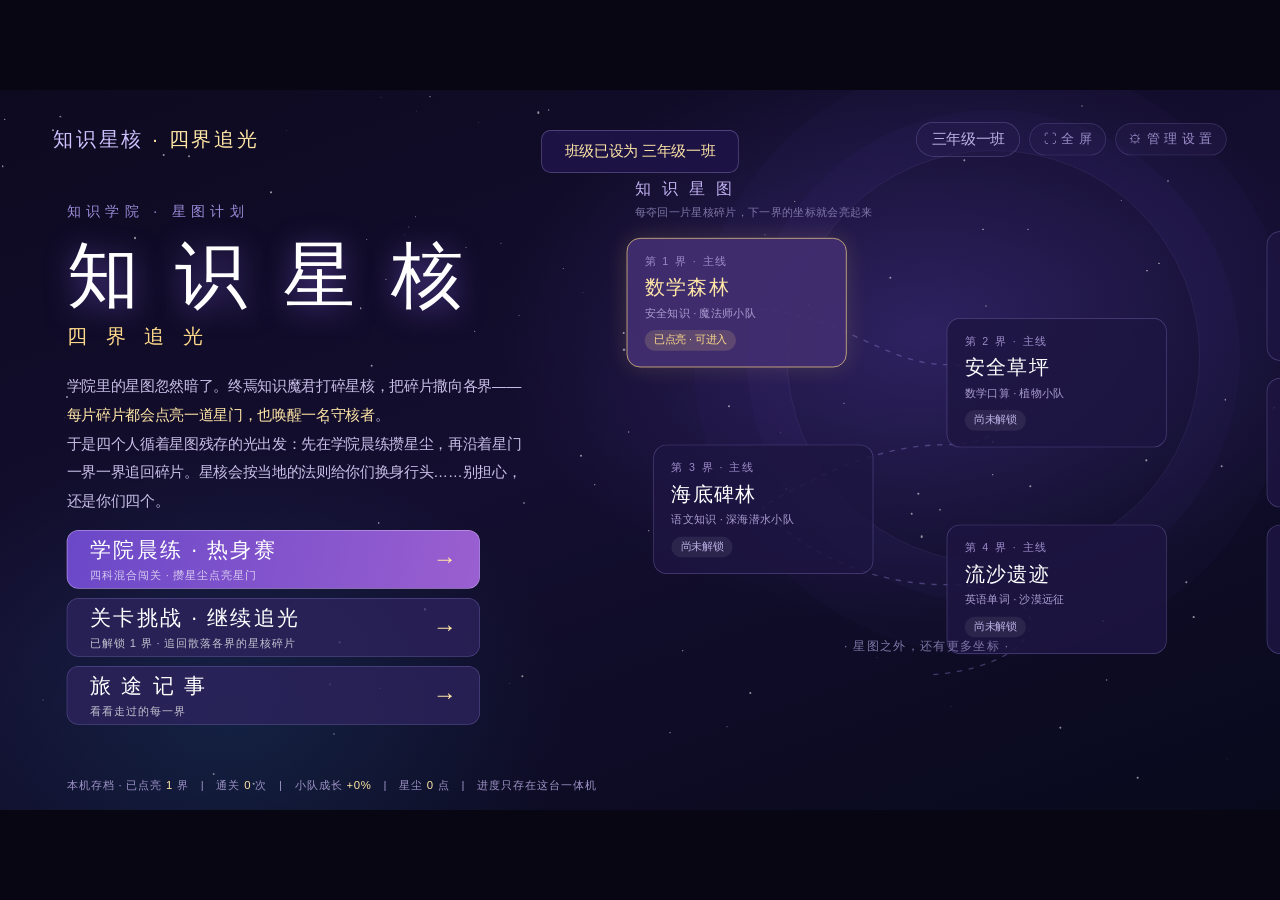
<file: 三（一）班.html>
<!DOCTYPE html>
<html lang="zh-CN">
<head>
<meta charset="utf-8">
<title>班级入口 · 知识星核</title>
<!--
  ============================================================
  班级入口文件（每台一体机一份）
  ------------------------------------------------------------
  用法：
  1. 把本文件复制到一体机桌面，可重命名，例如「三年二班.html」
  2. 用记事本打开，只改下面 CLASS_NAME 引号里的班级名，保存
  3. 双击本文件 → 自动跳到 GitHub Pages 上的游戏首页，
     班级名写进这台机器的浏览器；之后直接访问网址也一直有效
  注意：
  - 只改 CLASS_NAME 一行，其他都不用动；中文不用手动转码
  - 游戏进度 / 成长 / 星尘都存在浏览器本机，不在这个文件里
  - 若浏览器拦截自动跳转，点页面上的按钮即可
  ============================================================
-->
<style>
  body { font-family: "Microsoft YaHei", "PingFang SC", sans-serif; background: #0d0a20; color: #f3eeff;
         display: flex; align-items: center; justify-content: center; height: 100vh; margin: 0; }
  .box { text-align: center; padding: 48px 64px; border: 1px solid rgba(190,170,255,.34);
         border-radius: 24px; background: rgba(28,20,60,.96); }
  h1 { font-size: 38px; font-weight: 500; letter-spacing: 6px; color: #ffe6a6; margin: 0 0 18px; }
  p { font-size: 21px; color: #c9bfe8; line-height: 1.8; margin: 8px 0; }
  b { color: #ffd98a; font-weight: 500; }
  a { display: inline-block; margin-top: 18px; font-size: 21px; color: #0d0a20;
      background: #ffd98a; padding: 12px 28px; border-radius: 12px; text-decoration: none; }
</style>
</head>
<body>
<div class="box">
  <h1>知识星核 · 四界追光</h1>
  <p>正在带 <b id="cn">…</b> 进入游戏…</p>
  <p>如果浏览器拦住了自动跳转，点下面的按钮</p>
  <a id="go" href="#">手 动 进 入</a>
</div>
<script>
  /* ↓↓↓ 只改这一行：把引号里换成这台一体机对应的班级名 ↓↓↓ */
  var CLASS_NAME = '三年级一班';
  /* ↑↑↑ 只改这一行 ↑↑↑ */

  var HOME = 'https://tardis923.github.io/Classroomarena/';
  var url = HOME + '?class=' + encodeURIComponent(CLASS_NAME);
  document.getElementById('cn').textContent = CLASS_NAME;
  document.getElementById('go').href = url;
  location.replace(url);
</script>
</body>
</html>
</file>
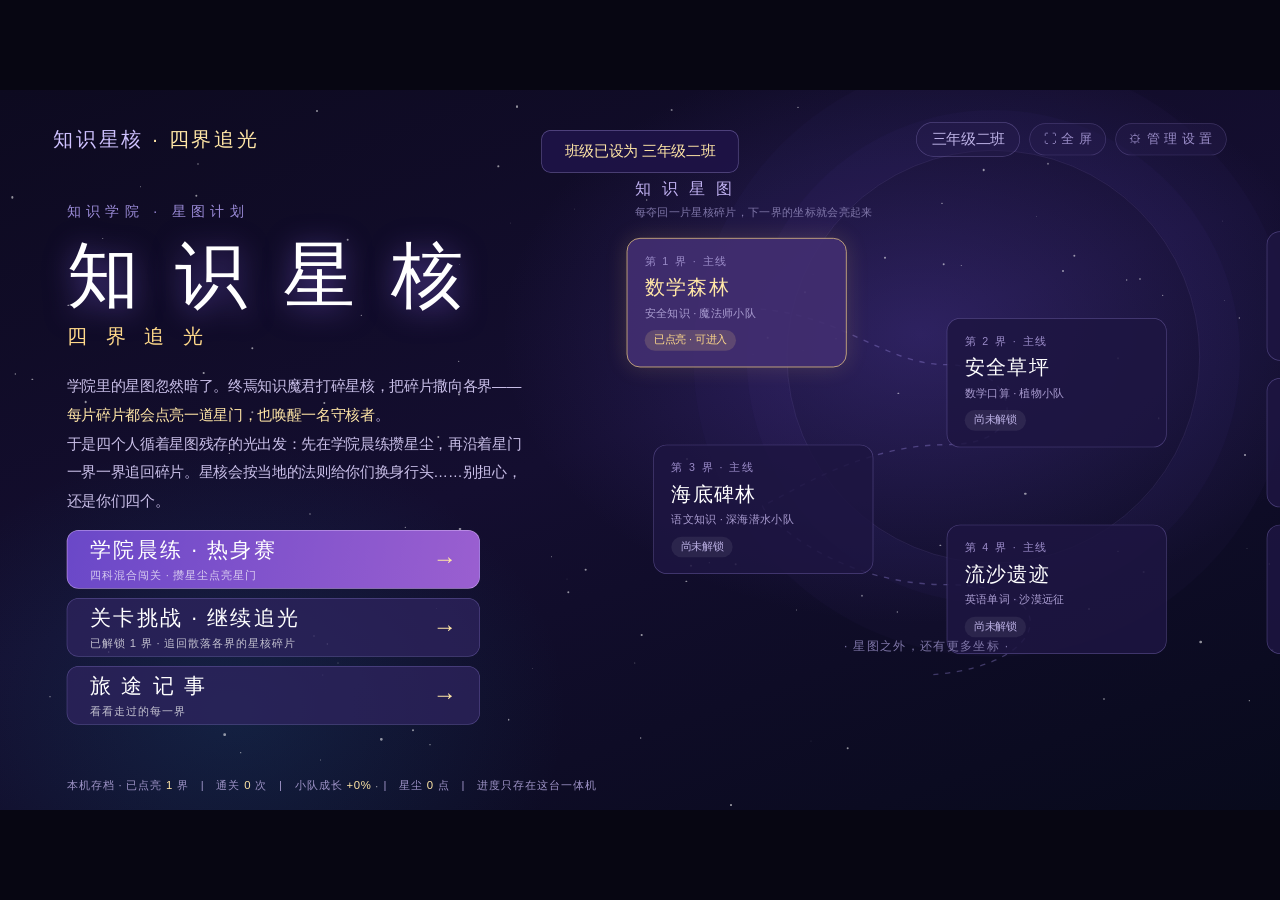
<file: 班级入口-示例.html>
<!DOCTYPE html>
<html lang="zh-CN">
<head>
<meta charset="utf-8">
<title>班级入口 · 知识星核</title>
<!--
  ============================================================
  班级入口文件（每台一体机一份）
  ------------------------------------------------------------
  用法：
  1. 把本文件复制到一体机桌面，可重命名，例如「三年二班.html」
  2. 用记事本打开，只改下面 CLASS_NAME 引号里的班级名，保存
  3. 双击本文件 → 自动跳到 GitHub Pages 上的游戏首页，
     班级名写进这台机器的浏览器；之后直接访问网址也一直有效
  注意：
  - 只改 CLASS_NAME 一行，其他都不用动；中文不用手动转码
  - 游戏进度 / 成长 / 星尘都存在浏览器本机，不在这个文件里
  - 若浏览器拦截自动跳转，点页面上的按钮即可
  ============================================================
-->
<style>
  body { font-family: "Microsoft YaHei", "PingFang SC", sans-serif; background: #0d0a20; color: #f3eeff;
         display: flex; align-items: center; justify-content: center; height: 100vh; margin: 0; }
  .box { text-align: center; padding: 48px 64px; border: 1px solid rgba(190,170,255,.34);
         border-radius: 24px; background: rgba(28,20,60,.96); }
  h1 { font-size: 38px; font-weight: 500; letter-spacing: 6px; color: #ffe6a6; margin: 0 0 18px; }
  p { font-size: 21px; color: #c9bfe8; line-height: 1.8; margin: 8px 0; }
  b { color: #ffd98a; font-weight: 500; }
  a { display: inline-block; margin-top: 18px; font-size: 21px; color: #0d0a20;
      background: #ffd98a; padding: 12px 28px; border-radius: 12px; text-decoration: none; }
</style>
</head>
<body>
<div class="box">
  <h1>知识星核 · 四界追光</h1>
  <p>正在带 <b id="cn">…</b> 进入游戏…</p>
  <p>如果浏览器拦住了自动跳转，点下面的按钮</p>
  <a id="go" href="#">手 动 进 入</a>
</div>
<script>
  /* ↓↓↓ 只改这一行：把引号里换成这台一体机对应的班级名 ↓↓↓ */
  var CLASS_NAME = '三年级二班';
  /* ↑↑↑ 只改这一行 ↑↑↑ */

  var HOME = 'https://tardis923.github.io/Classroomarena/';
  var url = HOME + '?class=' + encodeURIComponent(CLASS_NAME);
  document.getElementById('cn').textContent = CLASS_NAME;
  document.getElementById('go').href = url;
  location.replace(url);
</script>
</body>
</html>
</file>
<file: css/style.css>
/* ===== 热身赛 ===== */
* { box-sizing: border-box; margin: 0; padding: 0; }

html, body {
  width: 100%; height: 100%;
  overflow: hidden;
  background: #2b2118;
  font-family: "Microsoft YaHei", "PingFang SC", "Hiragino Sans GB", sans-serif;
  -webkit-tap-highlight-color: transparent;
  -webkit-touch-callout: none;      /* 长按不弹出系统菜单/选择 */
  -webkit-user-drag: none;
  user-select: none;
  touch-action: none;               /* 禁掉所有浏览器手势：缩放/滑动/双击放大 */
  overscroll-behavior: none;
}

#stage {
  position: absolute;
  top: 0; left: 0;
  width: 1920px; height: 1080px;
  transform-origin: top left;
  background: #f7e9c8;
  overflow: hidden;
  touch-action: none;
}

/* ---------- 上方动画区 ---------- */
#sceneWrap { position: relative; width: 1920px; height: 720px; overflow: hidden; }
#scene { display: block; width: 1920px; height: 720px; }

#hud {
  position: absolute; right: 24px; top: 18px;
  display: flex; align-items: center; gap: 14px;
}
#hudTime {
  font-size: 40px; font-weight: 700; color: #7a3b12;
  background: rgba(255,248,225,.85);
  border: 3px solid #b4793c; border-radius: 14px;
  padding: 4px 18px; min-width: 150px; text-align: center;
  font-variant-numeric: tabular-nums;
}
.hudBtns { display: flex; gap: 10px; }
.hudBtn {
  font-size: 22px; font-family: inherit; font-weight: 700;
  color: #7a3b12; background: rgba(255,248,225,.9);
  border: 3px solid #b4793c; border-radius: 12px;
  padding: 8px 14px; cursor: pointer; touch-action: none;
}
.hudBtn:active { background: #ffd9a0; transform: translateY(2px); }

#countdown {
  position: absolute; inset: 0;
  display: none; align-items: center; justify-content: center;
  font-size: 260px; font-weight: 900; color: #fff;
  text-shadow: 0 0 30px #d94f1e, 0 8px 0 #a3340f, 0 14px 30px rgba(0,0,0,.4);
  pointer-events: none;
}
#countdown.show { display: flex; }

/* ---------- 下方四人操作区 ---------- */
#panels {
  width: 1920px; height: 360px;
  display: flex;
  border-top: 6px solid #8c5a26;
  background: #f0dcb4;
}
.pcol {
  width: 480px; height: 354px;
  padding: 8px 10px;
  display: flex; flex-direction: column; gap: 6px;
  border-right: 3px solid rgba(140,90,38,.35);
  background: #fff8e8;
}
.pcol:last-child { border-right: none; }

.phead {
  height: 40px; display: flex; align-items: center; gap: 8px;
}
.pdot { width: 22px; height: 22px; border-radius: 50%; flex: none; border: 2px solid rgba(0,0,0,.25); }
.pname {
  width: 120px; height: 34px; font-size: 21px; font-weight: 700; font-family: inherit;
  color: #4a2c11; background: rgba(255,255,255,.7);
  border: 2px solid rgba(140,90,38,.4); border-radius: 8px; padding: 0 6px;
}
.pprog { margin-left: auto; font-size: 20px; font-weight: 700; color: #6b3f14; font-variant-numeric: tabular-nums; }
.pbadge { font-size: 17px; font-weight: 700; color: #b03a2e; }

.pbar { height: 10px; border-radius: 6px; background: rgba(140,90,38,.18); overflow: hidden; }
.pbarIn { height: 100%; width: 0%; border-radius: 6px; transition: width .25s ease; }

.pq {
  height: 128px; display: flex; align-items: center; justify-content: center; gap: 14px;
  overflow: hidden; white-space: nowrap;
  background: linear-gradient(#fffdf4, #ffefd0);
  border: 3px solid rgba(140,90,38,.45); border-radius: 12px;
}
.qt { font-size: 43px; font-weight: 800; color: #3d2410; letter-spacing: 1px; font-variant-numeric: tabular-nums; }
.qeq { font-size: 40px; font-weight: 800; }
.qbox {
  height: 88px; min-width: 118px; padding: 0 10px;
  display: flex; align-items: center; justify-content: center;
  font-size: 50px; font-weight: 800;
  background: #fff;
  border: 4px solid #999; border-radius: 14px;
  font-variant-numeric: tabular-nums;
}
.pq.done { background: linear-gradient(#e9ffe9, #c9f5cd); }
.pq.done .qt { color: #1d6b2a; font-size: 38px; }
.pq.done .qeq, .pq.done .qbox { display: none; }

.qbox.ok  { animation: flashOk .35s ease; }
.qbox.bad { animation: flashBad .45s ease; }

/* 答错后短暂显示正确答案（红字，不覆盖学生输入） */
.qbox.hint { color: #c0392b; font-size: 38px; letter-spacing: 2px; }
.qbox.hint::before { content: '答案 '; font-size: 24px; font-weight: 700; color: #8a5a2a; }
@keyframes flashOk  { 0%,100%{background:#fff} 40%{background:#a8f0b6} }
@keyframes flashBad { 0%,100%{background:#fff} 25%{background:#ffc4bd} 60%{background:#fff} 80%{background:#ffc4bd} }

/* 用 flex 而非 grid：老内核（IE/Trident）也能保持 4×4 布局 */
.pkeys { flex: 1; display: flex; flex-wrap: wrap; align-content: flex-start; }
.kbtn {
  font-family: inherit; font-size: 27px; font-weight: 800; color: #4a2c11;
  background: linear-gradient(#fffdf3, #f4e2bd);
  border: 3px solid rgba(140,90,38,.4); border-radius: 12px;
  cursor: pointer; touch-action: none; transition: transform .05s, background .05s;
  width: calc(25% - 6px); height: calc(25% - 6px); margin: 3px;
  display: flex; align-items: center; justify-content: center;
}
.kbtn:active, .kbtn.press { background: #ffd694; transform: translateY(3px); }
.kbtn.wide { width: calc(50% - 6px); }
.kbtn.act { background: linear-gradient(#ffe9c2, #f2c882); }
.kbtn.go  { background: linear-gradient(#8fd66a, #4faa34); color: #15360a; font-size: 30px; }
.kbtn.go:active { background: #6fc04a; }

/* ---------- 选择题（ABCD 四选一）：占位数字键盘的位置 ---------- */
.popts { flex: 1; display: none; flex-wrap: wrap; align-content: flex-start; }
.pcol.optMode .popts { display: flex; }
.pcol.optMode .pkeys { display: none; }
/* 选择题题干可能较长：允许换行居中 */
.pq.optQ { white-space: normal; text-align: center; padding: 4px 10px; }
.popt {
  font-family: inherit; color: #4a2c11;
  background: linear-gradient(#fffdf3, #f4e2bd);
  border: 3px solid rgba(140,90,38,.4); border-radius: 12px;
  cursor: pointer; touch-action: none; transition: transform .05s, background .05s;
  width: calc(50% - 6px); height: calc(50% - 6px); margin: 3px;
  display: flex; align-items: center; gap: 10px; padding: 0 12px; text-align: left;
}
.popt:active, .popt.press { background: #ffd694; transform: translateY(3px); }
.popt i {
  font-style: normal; font-size: 22px; font-weight: 800; flex: none;
  width: 38px; height: 38px; border-radius: 50%;
  display: flex; align-items: center; justify-content: center;
  background: rgba(140,90,38,.15); color: #6b3f14;
}
.popt span {
  font-size: 22px; font-weight: 700; line-height: 1.25;
  overflow: hidden; display: -webkit-box; -webkit-line-clamp: 2; -webkit-box-orient: vertical;
}
.popt.showAns { background: linear-gradient(#b8f0c0, #7cd98c); border-color: #2e8b3d; color: #14421c; }
.popt.showAns i { background: #2e8b3d; color: #fff; }
.popt.badSel { background: linear-gradient(#ffc4bd, #ff9d92); border-color: #c0392b; color: #5a120c; }
.popt.badSel i { background: #c0392b; color: #fff; }

/* ---------- 覆盖层 ---------- */
#overlay {
  position: absolute; inset: 0; z-index: 50;
  display: flex; align-items: center; justify-content: center;
  background: rgba(48,28,12,.55);
  backdrop-filter: blur(3px);
}
#overlay.hidden { display: none; }

.card {
  width: 1180px; padding: 44px 60px;
  background: linear-gradient(#fffaf0, #ffeccb);
  border: 6px solid #b4793c; border-radius: 28px;
  box-shadow: 0 26px 60px rgba(0,0,0,.45);
  text-align: center;
  max-height: 1000px; overflow: auto;
}
.card h1 { font-size: 60px; color: #a3340f; letter-spacing: 4px; margin-bottom: 12px; }
.card .sub { font-size: 24px; color: #6b4423; margin-bottom: 28px; }
.card.hidden { display: none; }

.setRow { display: flex; align-items: center; margin-bottom: 22px; }
.setLabel { width: 230px; flex: none; text-align: left; font-size: 26px; font-weight: 700; color: #5a3413; }
.opts { flex: 1; display: flex; gap: 14px; min-width: 0; }
.opt {
  flex: 1; min-width: 0; padding: 14px 6px; font-size: 24px; font-weight: 700; font-family: inherit;
  color: #5a3413; background: #fff6e2;
  border: 3px solid #cb9a5b; border-radius: 14px; cursor: pointer; touch-action: none;
}
.opt .small { display: block; font-size: 16px; font-weight: 500; color: #8a6534; margin-top: 4px; }
.opt.on { background: linear-gradient(#ffd08a, #f7ab45); border-color: #a3340f; color: #7a3410; }

/* 场景角色卡片 */
.optCard { padding: 12px 10px; }
.optCard .roles { display: block; font-size: 15px; font-weight: 600; color: #7a4f1a; margin-top: 6px; line-height: 1.5; }

/* 团队闯关：题量固定 15/人，隐藏选项、改显示固定说明 */
.gone { display: none !important; }
.fixedVal {
  flex: 1; min-width: 0; padding: 12px 20px; text-align: left;
  font-size: 24px; font-weight: 700; color: #7a3410;
  background: linear-gradient(#ffd08a, #f7ab45);
  border: 3px solid #a3340f; border-radius: 14px;
}
.fixedVal b { font-size: 30px; color: #a3340f; }
.fixedVal .fxsub { display: block; font-size: 17px; font-weight: 600; color: #7a4f1a; margin-top: 4px; }
.optCard.on .roles { color: #6a3210; }

.nameInputs { flex: 1; display: flex; gap: 14px; min-width: 0; }
.nameCell { flex: 1; min-width: 0; }
.nameIn {
  width: 100%; height: 52px; font-size: 24px; font-weight: 700; font-family: inherit;
  text-align: center; color: #4a2c11; background: #fff;
  border: 3px solid #cb9a5b; border-radius: 12px;
}
.bigBtn {
  margin-top: 10px; padding: 20px 70px; font-size: 38px; font-weight: 900; font-family: inherit;
  color: #fff6e0; background: linear-gradient(#f0803c, #d1551b);
  border: 5px solid #a3340f; border-radius: 20px; cursor: pointer; touch-action: none;
  letter-spacing: 3px;
}
.bigBtn:active { transform: translateY(4px); }
.bigBtn.ghost { background: linear-gradient(#fff,#f0dcb4); color: #a3340f; border-color: #b4793c; }
.resBtns { display: flex; gap: 24px; justify-content: center; margin-top: 24px; }
.tip { margin-top: 16px; font-size: 18px; color: #8a6534; }

/* ---------- 魔力（与进阶版闯关联动） ---------- */
.energyBox {
  margin: 16px auto 0; max-width: 900px; padding: 14px 20px;
  background: linear-gradient(#fff6e2, #ffe9c2);
  border: 4px solid #b4793c; border-radius: 16px;
}
.energyBox .eGain { font-size: 26px; font-weight: 900; color: #a3340f; }
.energyBox .eGain b { color: #e0631a; font-size: 34px; }
.energyBox .ePool { margin-top: 6px; font-size: 22px; color: #7a4f1a; }
.energyBox .ePool b { font-size: 30px; color: #a3340f; }
.energyBox .eOk { display: inline-block; margin-left: 14px; color: #2f7d3a; font-weight: 900; }
.energyBox .eNo { display: inline-block; margin-left: 14px; color: #c25a1a; font-weight: 900; }

.bigBtn.bossBtn {
  width: 100%; max-width: 900px; margin-top: 14px;
  background: linear-gradient(#8a5cf0, #5b2fb8); border-color: #3d1f80;
}
.bigBtn.bossBtn.locked {
  background: linear-gradient(#c9bfae, #a99c88); border-color: #8a7f70;
  color: #f4efe7; cursor: not-allowed;
}

/* ---------- 结算 ---------- */
#podium { display: flex; align-items: flex-end; justify-content: center; gap: 26px; height: 250px; margin: 10px 0 22px; }
.pod {
  width: 230px; border-radius: 16px 16px 0 0; position: relative;
  background: linear-gradient(#f5d9a4, #e2b775); border: 4px solid #b4793c;
  display: flex; flex-direction: column; align-items: center; justify-content: flex-end;
  padding-bottom: 12px; touch-action: none;
}
.pod .who { font-size: 27px; font-weight: 900; color: #5a3413; margin-bottom: 2px; }
.pod .sc { font-size: 20px; font-weight: 700; color: #7a4f1a; }
.pod .rk { position: absolute; top: -26px; left: 50%; transform: translateX(-50%); font-size: 34px; font-weight: 900; color: #fff; text-shadow: 0 3px 0 #a3340f; }
.pod.gold   { height: 100%; background: linear-gradient(#ffe9a8, #f0c356); border-color: #c8942a; }
.pod.silver { height: 78%;  background: linear-gradient(#f2f3f5, #cfd6dd); border-color: #98a3ad; }
.pod.bronze { height: 62%;  background: linear-gradient(#f7d3b0, #dda36e); border-color: #b4793c; }
.pod.rest   { height: 46%;  background: linear-gradient(#fff6e2, #ecdcbe); }
.pod .crown { position: absolute; top: -64px; font-size: 52px; }

/* 全员未提交：不排名，只给提示 */
#podium .noAns {
  font-size: 34px; font-weight: 900; color: #a3340f; line-height: 1.6;
}
#podium .noAns span { font-size: 24px; font-weight: 700; color: #8a6534; }
.rankRow.dim { opacity: .55; }

#rankList { display: flex; flex-direction: column; gap: 8px; }
.rankRow {
  display: flex; align-items: center; gap: 16px;
  padding: 10px 18px; font-size: 24px; font-weight: 700; color: #4a2c11;
  background: rgba(255,255,255,.65); border: 3px solid rgba(140,90,38,.3); border-radius: 12px;
}
.rankRow .no { width: 60px; text-align: center; font-size: 26px; color: #a3340f; }
.rankRow .nm { width: 220px; text-align: left; }
.rankRow .st { flex: 1; text-align: left; color: #7a4f1a; font-size: 21px; }

/* ---------- 团队闯关：100 秒限时 ---------- */
#hudTime.warn {
  color: #fff; background: #c0392b; border-color: #7d1d13;
  animation: hudPulse .8s ease-in-out infinite;
}
@keyframes hudPulse { 0%,100% { transform: scale(1) } 50% { transform: scale(1.06) } }

#timeout {
  position: absolute; inset: 0; z-index: 90;
  display: none; align-items: center; justify-content: center;
  background: #000; text-align: center;
}
#timeout.show { display: flex; }
#timeout .toKicker {
  font-size: 30px; font-weight: 800; color: #7d7d7d;
  letter-spacing: 16px; text-indent: 16px;
}
#timeout .toTitle {
  font-size: 132px; font-weight: 900; color: #fff;
  letter-spacing: 14px; text-indent: 14px;
  margin: 14px 0 22px;
  text-shadow: 0 0 46px rgba(255,70,50,.6), 0 0 120px rgba(255,70,50,.3);
  animation: toIn .9s cubic-bezier(.2,.9,.3,1) both;
}
#timeout .toSub {
  font-size: 30px; font-weight: 600; color: #b0b0b0; line-height: 1.75;
}
#timeout .toBtn {
  margin-top: 52px; padding: 24px 96px; font-size: 44px;
  background: linear-gradient(#f0803c, #d1551b);
}
@keyframes toIn { from { opacity: 0; transform: scale(.84) } to { opacity: 1; transform: scale(1) } }

/* ---------- 团队闯关：100 秒内打倒魔王（黑屏 · 进进阶版） ---------- */
#victory {
  position: absolute; inset: 0; z-index: 90;
  display: none; align-items: center; justify-content: center;
  background: #000; text-align: center;
}
#victory.show { display: flex; }
#victory .vicKicker {
  font-size: 28px; font-weight: 800; color: #ffd45e;
  letter-spacing: 18px; text-indent: 18px;
}
#victory .vicTitle {
  font-size: 122px; font-weight: 900; color: #fff;
  letter-spacing: 12px; text-indent: 12px;
  margin: 12px 0 26px;
  text-shadow: 0 0 46px rgba(255,200,80,.65), 0 0 130px rgba(255,150,40,.35);
  animation: toIn .9s cubic-bezier(.2,.9,.3,1) both;
}
#victory .vicFlavor {
  font-size: 30px; font-weight: 600; color: #ddd3c6; line-height: 1.9;
}
#victory .vicStats {
  margin-top: 26px; font-size: 25px; font-weight: 700; color: #a8a19a; line-height: 1.8;
}
#victory .vicStats b { color: #ffe08a; font-size: 31px; }
#victory .vicEnergy {
  margin: 20px auto 0; max-width: 940px; padding: 16px 28px;
  font-size: 26px; font-weight: 800; color: #ffd9a0;
  background: rgba(255,200,90,.08);
  border: 3px solid rgba(255,200,90,.35); border-radius: 18px;
}
#victory .vicEnergy b { color: #ffd45e; font-size: 34px; }
#victory .vicEnergy .vNo { color: #ff8a7a; }
#victory .vicBtn {
  margin-top: 40px; padding: 26px 80px; font-size: 42px;
  background: linear-gradient(#8a5cf0, #5b2fb8); border-color: #3d1f80;
  box-shadow: 0 0 44px rgba(138,92,240,.45);
}
#victory .vicTip { margin-top: 20px; font-size: 22px; color: #857f74; }

/* ---------- 结算页：加入魔力区后内容更高，压缩留白保证底部按钮完整可见 ---------- */
#result { padding: 24px 60px 26px; }
#result #podium { margin: 6px 0 14px; }
#result #rankList { gap: 6px; }
#result .rankRow { padding: 7px 18px; }
#result .energyBox .eTip2 { font-size: 20px; margin-top: 5px; }
#result .energyBox { margin-top: 10px; padding: 9px 20px; }
#result .energyBox .ePool { margin-top: 3px; }
#result .bigBtn.bossBtn { margin-top: 10px; padding: 15px 70px; font-size: 34px; }
#result .resBtns .bigBtn { margin-top: 10px; padding: 15px 70px; font-size: 34px; }
</file>
